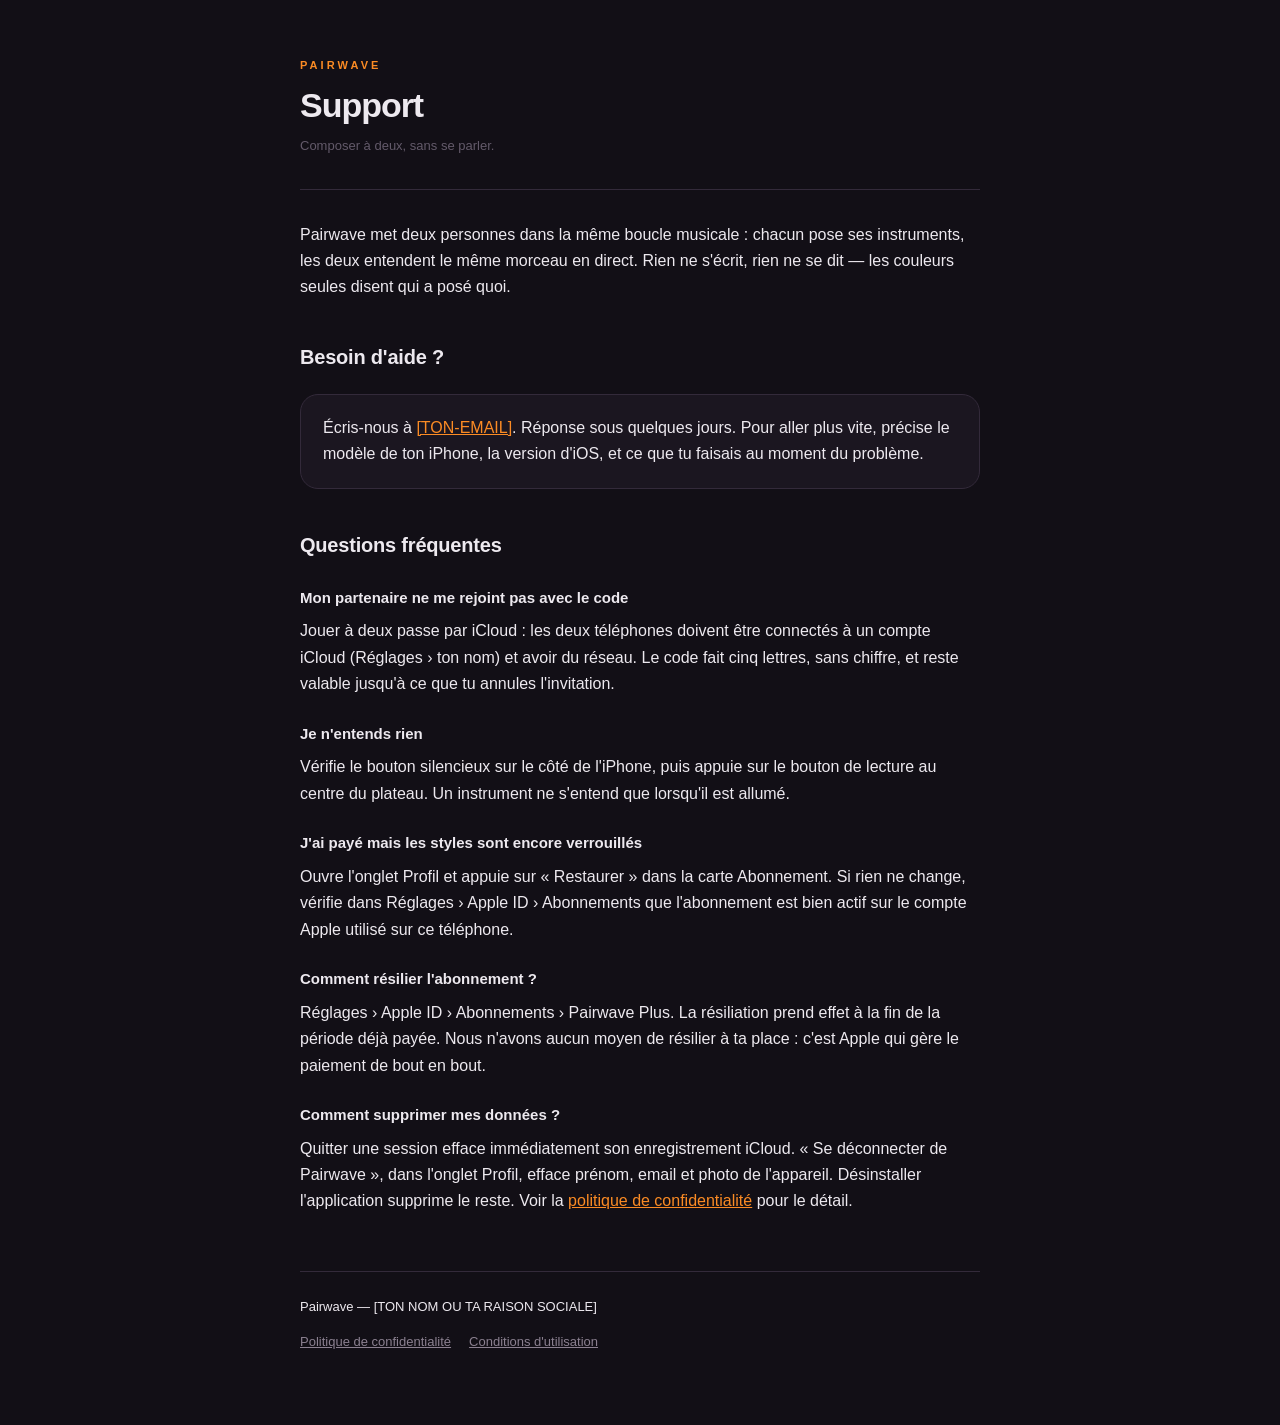
<file: index.html>
<!DOCTYPE html>
<html lang="fr">
  <head>
    <meta charset="utf-8" />
    <meta name="viewport" content="width=device-width, initial-scale=1" />
    <title>Pairwave — Support</title>
    <link rel="stylesheet" href="style.css" />
  </head>
  <body>
    <main>
      <header>
        <p class="brand">Pairwave</p>
        <h1>Support</h1>
        <p class="updated">Composer à deux, sans se parler.</p>
      </header>

      <p>
        Pairwave met deux personnes dans la même boucle musicale : chacun pose ses instruments, les
        deux entendent le même morceau en direct. Rien ne s'écrit, rien ne se dit — les couleurs
        seules disent qui a posé quoi.
      </p>

      <h2>Besoin d'aide ?</h2>

      <div class="card">
        <p>
          Écris-nous à <a href="mailto:[TON-EMAIL]">[TON-EMAIL]</a>. Réponse sous quelques jours.
          Pour aller plus vite, précise le modèle de ton iPhone, la version d'iOS, et ce que tu
          faisais au moment du problème.
        </p>
      </div>

      <h2>Questions fréquentes</h2>

      <h3>Mon partenaire ne me rejoint pas avec le code</h3>
      <p>
        Jouer à deux passe par iCloud : les deux téléphones doivent être connectés à un compte
        iCloud (Réglages › ton nom) et avoir du réseau. Le code fait cinq lettres, sans chiffre, et
        reste valable jusqu'à ce que tu annules l'invitation.
      </p>

      <h3>Je n'entends rien</h3>
      <p>
        Vérifie le bouton silencieux sur le côté de l'iPhone, puis appuie sur le bouton de lecture
        au centre du plateau. Un instrument ne s'entend que lorsqu'il est allumé.
      </p>

      <h3>J'ai payé mais les styles sont encore verrouillés</h3>
      <p>
        Ouvre l'onglet Profil et appuie sur « Restaurer » dans la carte Abonnement. Si rien ne
        change, vérifie dans Réglages › Apple ID › Abonnements que l'abonnement est bien actif sur
        le compte Apple utilisé sur ce téléphone.
      </p>

      <h3>Comment résilier l'abonnement ?</h3>
      <p>
        Réglages › Apple ID › Abonnements › Pairwave Plus. La résiliation prend effet à la fin de la
        période déjà payée. Nous n'avons aucun moyen de résilier à ta place : c'est Apple qui gère
        le paiement de bout en bout.
      </p>

      <h3>Comment supprimer mes données ?</h3>
      <p>
        Quitter une session efface immédiatement son enregistrement iCloud. « Se déconnecter de
        Pairwave », dans l'onglet Profil, efface prénom, email et photo de l'appareil. Désinstaller
        l'application supprime le reste. Voir la
        <a href="privacy.html">politique de confidentialité</a> pour le détail.
      </p>

      <footer>
        <p>Pairwave — [TON NOM OU TA RAISON SOCIALE]</p>
        <div class="nav">
          <a href="privacy.html">Politique de confidentialité</a>
          <a href="https://www.apple.com/legal/internet-services/itunes/dev/stdeula/" rel="noopener"
            >Conditions d'utilisation</a
          >
        </div>
      </footer>
    </main>
  </body>
</html>
</file>
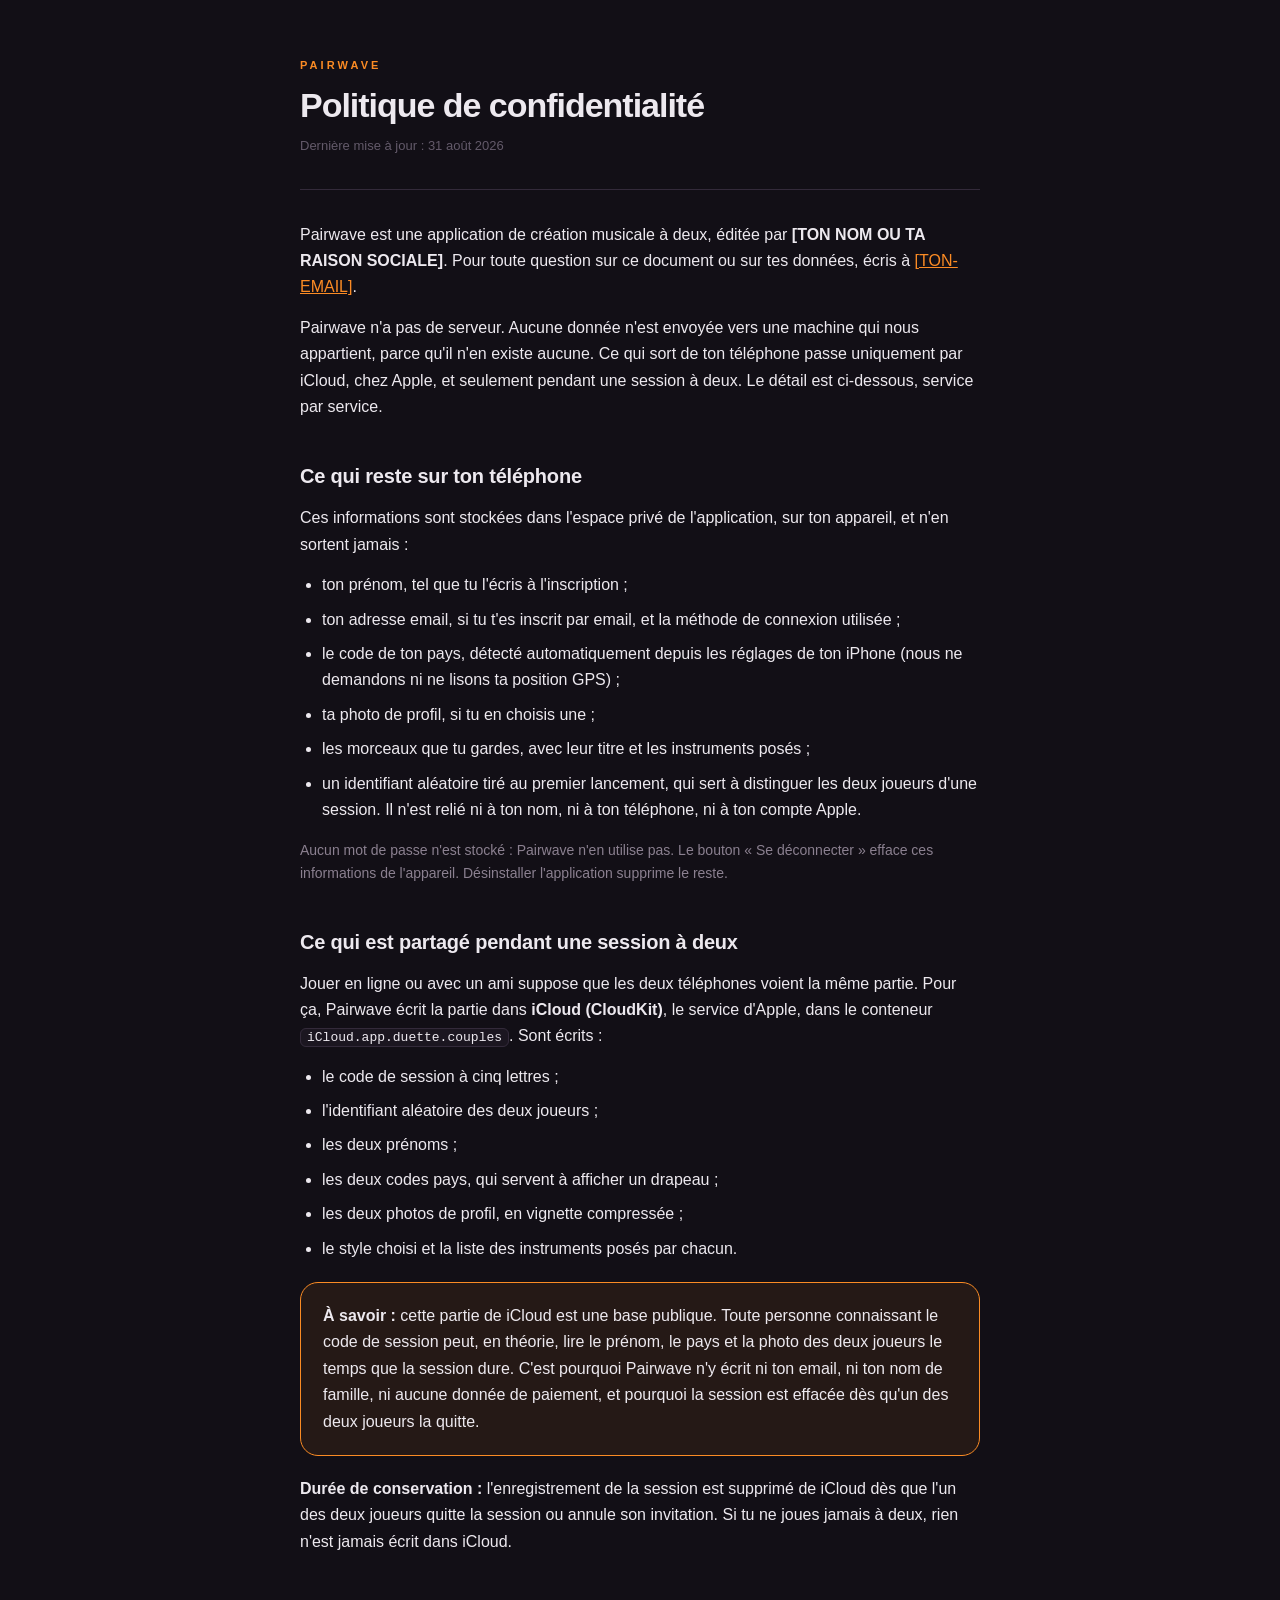
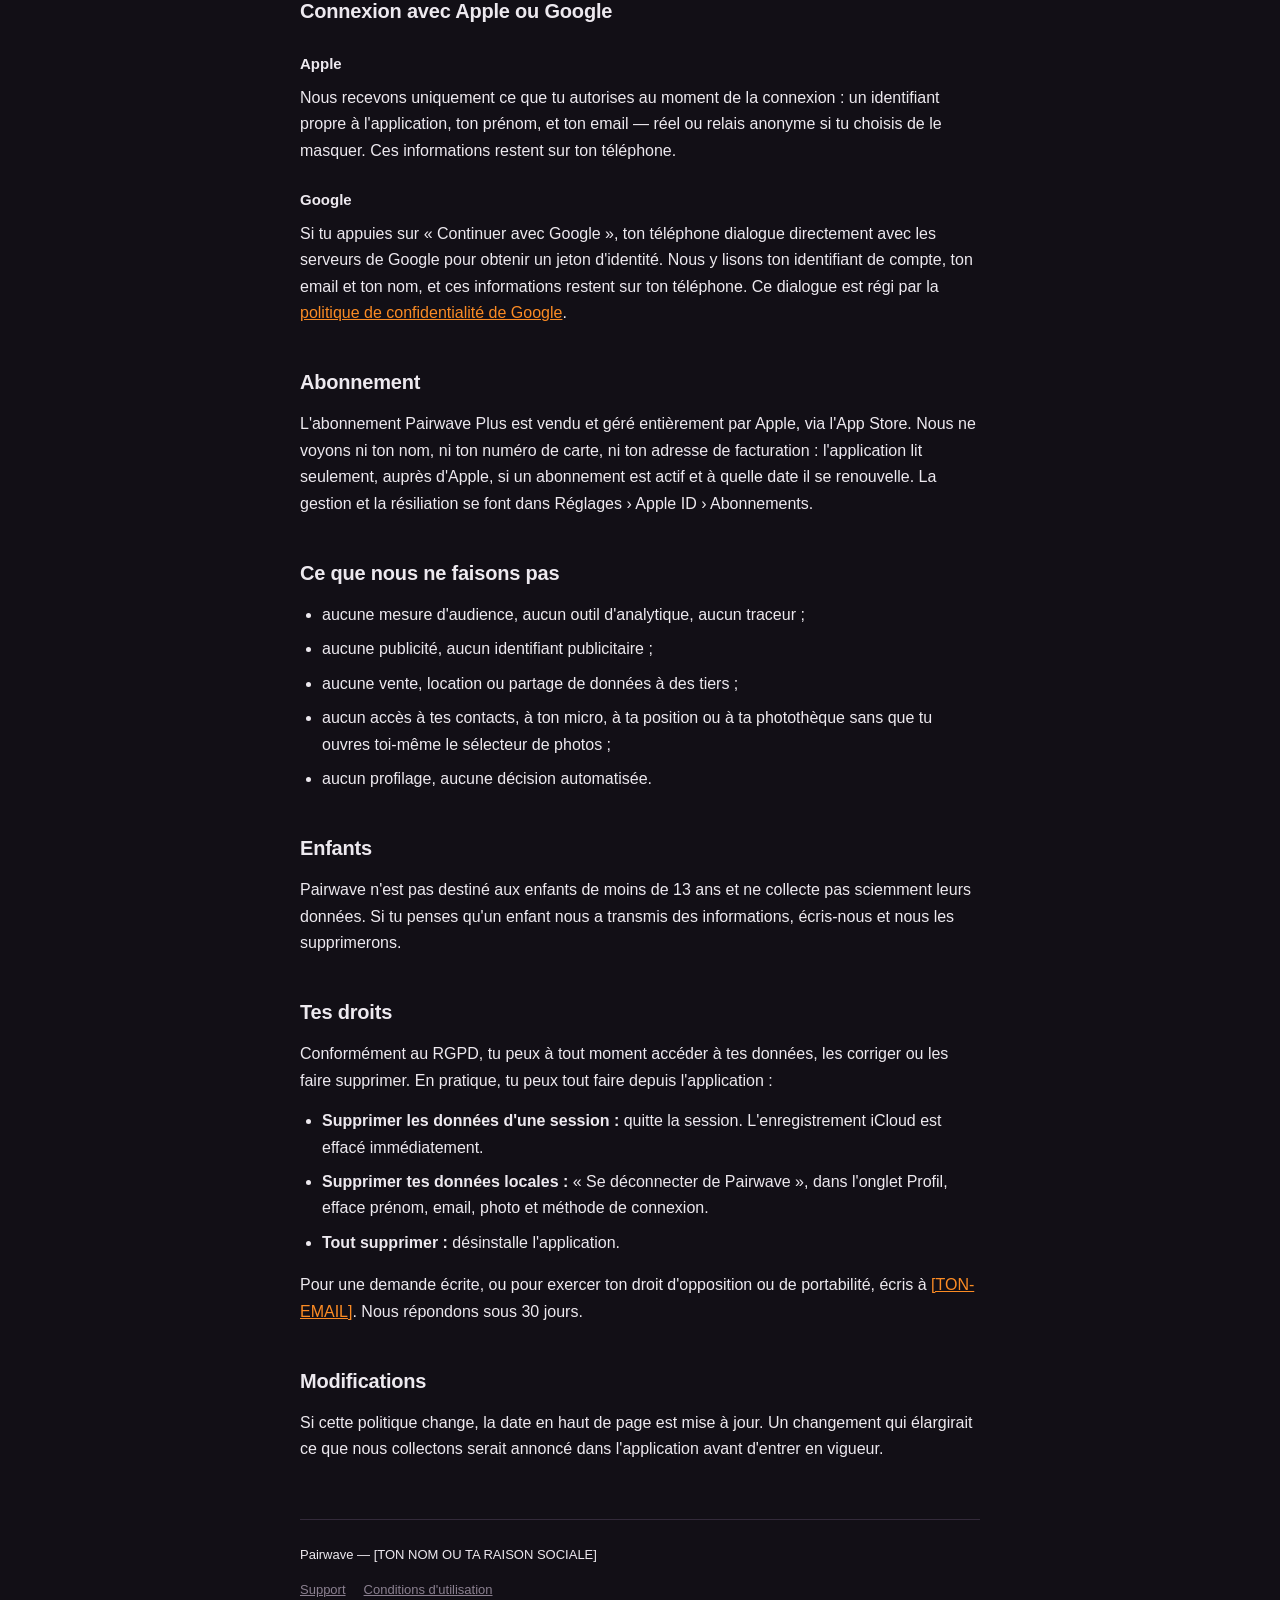
<file: privacy.html>
<!DOCTYPE html>
<html lang="fr">
  <head>
    <meta charset="utf-8" />
    <meta name="viewport" content="width=device-width, initial-scale=1" />
    <meta name="robots" content="index, follow" />
    <title>Politique de confidentialité — Pairwave</title>
    <link rel="stylesheet" href="style.css" />
  </head>
  <body>
    <main>
      <header>
        <p class="brand">Pairwave</p>
        <h1>Politique de confidentialité</h1>
        <p class="updated">Dernière mise à jour : 31 août 2026</p>
      </header>

      <p>
        Pairwave est une application de création musicale à deux, éditée par
        <strong>[TON NOM OU TA RAISON SOCIALE]</strong>. Pour toute question sur ce document ou sur
        tes données, écris à <a href="mailto:[TON-EMAIL]">[TON-EMAIL]</a>.
      </p>

      <p>
        Pairwave n'a pas de serveur. Aucune donnée n'est envoyée vers une machine qui nous
        appartient, parce qu'il n'en existe aucune. Ce qui sort de ton téléphone passe uniquement
        par iCloud, chez Apple, et seulement pendant une session à deux. Le détail est ci-dessous,
        service par service.
      </p>

      <h2>Ce qui reste sur ton téléphone</h2>

      <p>
        Ces informations sont stockées dans l'espace privé de l'application, sur ton appareil, et
        n'en sortent jamais :
      </p>

      <ul>
        <li>ton prénom, tel que tu l'écris à l'inscription ;</li>
        <li>ton adresse email, si tu t'es inscrit par email, et la méthode de connexion utilisée ;</li>
        <li>
          le code de ton pays, détecté automatiquement depuis les réglages de ton iPhone (nous ne
          demandons ni ne lisons ta position GPS) ;
        </li>
        <li>ta photo de profil, si tu en choisis une ;</li>
        <li>les morceaux que tu gardes, avec leur titre et les instruments posés ;</li>
        <li>
          un identifiant aléatoire tiré au premier lancement, qui sert à distinguer les deux joueurs
          d'une session. Il n'est relié ni à ton nom, ni à ton téléphone, ni à ton compte Apple.
        </li>
      </ul>

      <p class="soft">
        Aucun mot de passe n'est stocké : Pairwave n'en utilise pas. Le bouton « Se déconnecter »
        efface ces informations de l'appareil. Désinstaller l'application supprime le reste.
      </p>

      <h2>Ce qui est partagé pendant une session à deux</h2>

      <p>
        Jouer en ligne ou avec un ami suppose que les deux téléphones voient la même partie. Pour
        ça, Pairwave écrit la partie dans <strong>iCloud (CloudKit)</strong>, le service d'Apple,
        dans le conteneur <code>iCloud.app.duette.couples</code>. Sont écrits :
      </p>

      <ul>
        <li>le code de session à cinq lettres ;</li>
        <li>l'identifiant aléatoire des deux joueurs ;</li>
        <li>les deux prénoms ;</li>
        <li>les deux codes pays, qui servent à afficher un drapeau ;</li>
        <li>les deux photos de profil, en vignette compressée ;</li>
        <li>le style choisi et la liste des instruments posés par chacun.</li>
      </ul>

      <div class="card warn">
        <p>
          <strong>À savoir :</strong> cette partie de iCloud est une base publique. Toute personne
          connaissant le code de session peut, en théorie, lire le prénom, le pays et la photo des
          deux joueurs le temps que la session dure. C'est pourquoi Pairwave n'y écrit ni ton email,
          ni ton nom de famille, ni aucune donnée de paiement, et pourquoi la session est effacée
          dès qu'un des deux joueurs la quitte.
        </p>
      </div>

      <p>
        <strong>Durée de conservation :</strong> l'enregistrement de la session est supprimé de
        iCloud dès que l'un des deux joueurs quitte la session ou annule son invitation. Si tu ne
        joues jamais à deux, rien n'est jamais écrit dans iCloud.
      </p>

      <h2>Connexion avec Apple ou Google</h2>

      <h3>Apple</h3>
      <p>
        Nous recevons uniquement ce que tu autorises au moment de la connexion : un identifiant
        propre à l'application, ton prénom, et ton email — réel ou relais anonyme si tu choisis de
        le masquer. Ces informations restent sur ton téléphone.
      </p>

      <h3>Google</h3>
      <p>
        Si tu appuies sur « Continuer avec Google », ton téléphone dialogue directement avec les
        serveurs de Google pour obtenir un jeton d'identité. Nous y lisons ton identifiant de
        compte, ton email et ton nom, et ces informations restent sur ton téléphone. Ce dialogue est
        régi par la
        <a href="https://policies.google.com/privacy" rel="noopener">politique de confidentialité de Google</a>.
      </p>

      <h2>Abonnement</h2>

      <p>
        L'abonnement Pairwave Plus est vendu et géré entièrement par Apple, via l'App Store. Nous ne
        voyons ni ton nom, ni ton numéro de carte, ni ton adresse de facturation : l'application lit
        seulement, auprès d'Apple, si un abonnement est actif et à quelle date il se renouvelle.
        La gestion et la résiliation se font dans Réglages › Apple ID › Abonnements.
      </p>

      <h2>Ce que nous ne faisons pas</h2>

      <ul>
        <li>aucune mesure d'audience, aucun outil d'analytique, aucun traceur ;</li>
        <li>aucune publicité, aucun identifiant publicitaire ;</li>
        <li>aucune vente, location ou partage de données à des tiers ;</li>
        <li>aucun accès à tes contacts, à ton micro, à ta position ou à ta photothèque sans que tu ouvres toi-même le sélecteur de photos ;</li>
        <li>aucun profilage, aucune décision automatisée.</li>
      </ul>

      <h2>Enfants</h2>

      <p>
        Pairwave n'est pas destiné aux enfants de moins de 13 ans et ne collecte pas sciemment leurs
        données. Si tu penses qu'un enfant nous a transmis des informations, écris-nous et nous les
        supprimerons.
      </p>

      <h2>Tes droits</h2>

      <p>
        Conformément au RGPD, tu peux à tout moment accéder à tes données, les corriger ou les faire
        supprimer. En pratique, tu peux tout faire depuis l'application :
      </p>

      <ul>
        <li>
          <strong>Supprimer les données d'une session :</strong> quitte la session. L'enregistrement
          iCloud est effacé immédiatement.
        </li>
        <li>
          <strong>Supprimer tes données locales :</strong> « Se déconnecter de Pairwave », dans
          l'onglet Profil, efface prénom, email, photo et méthode de connexion.
        </li>
        <li>
          <strong>Tout supprimer :</strong> désinstalle l'application.
        </li>
      </ul>

      <p>
        Pour une demande écrite, ou pour exercer ton droit d'opposition ou de portabilité, écris à
        <a href="mailto:[TON-EMAIL]">[TON-EMAIL]</a>. Nous répondons sous 30 jours.
      </p>

      <h2>Modifications</h2>

      <p>
        Si cette politique change, la date en haut de page est mise à jour. Un changement qui
        élargirait ce que nous collectons serait annoncé dans l'application avant d'entrer en
        vigueur.
      </p>

      <footer>
        <p>Pairwave — [TON NOM OU TA RAISON SOCIALE]</p>
        <div class="nav">
          <a href="index.html">Support</a>
          <a href="https://www.apple.com/legal/internet-services/itunes/dev/stdeula/" rel="noopener"
            >Conditions d'utilisation</a
          >
        </div>
      </footer>
    </main>
  </body>
</html>
</file>
<file: style.css>
/* Aucune police ni feuille de style externe : une page qui parle de vie privée
   ne doit pas faire d'appel à un serveur tiers pour s'afficher. */
:root {
  --bg: #120f16;
  --surface: #1b1620;
  --line: #332a3a;
  --text: #ede9ef;
  --soft: #8b8090;
  --faint: #635a6a;
  --accent: #fb8b24;
  --plum: #5f0f40;
}

* {
  box-sizing: border-box;
}

body {
  margin: 0;
  padding: 0 20px 72px;
  background: var(--bg);
  color: var(--text);
  font: 16px/1.65 -apple-system, BlinkMacSystemFont, "Segoe UI", Roboto, Helvetica, Arial, sans-serif;
  -webkit-text-size-adjust: 100%;
}

main {
  max-width: 680px;
  margin: 0 auto;
}

header {
  padding: 56px 0 32px;
  border-bottom: 1px solid var(--line);
  margin-bottom: 32px;
}

.brand {
  font-size: 11px;
  font-weight: 600;
  letter-spacing: 0.28em;
  text-transform: uppercase;
  color: var(--accent);
  margin: 0 0 12px;
}

h1 {
  font-size: 34px;
  line-height: 1.15;
  letter-spacing: -0.03em;
  font-weight: 600;
  margin: 0 0 10px;
}

.updated {
  font-size: 13px;
  color: var(--faint);
  margin: 0;
}

h2 {
  font-size: 20px;
  font-weight: 600;
  letter-spacing: -0.01em;
  margin: 40px 0 12px;
}

h3 {
  font-size: 15px;
  font-weight: 600;
  margin: 24px 0 8px;
}

p,
li {
  color: var(--text);
}

p {
  margin: 0 0 14px;
}

ul {
  margin: 0 0 16px;
  padding-left: 22px;
}

li {
  margin-bottom: 8px;
}

a {
  color: var(--accent);
}

strong {
  font-weight: 600;
}

.card {
  background: var(--surface);
  border: 1px solid var(--line);
  border-radius: 18px;
  padding: 20px 22px;
  margin: 20px 0;
}

.card p:last-child,
.card ul:last-child {
  margin-bottom: 0;
}

.warn {
  border-color: var(--accent);
  background: rgba(251, 139, 36, 0.08);
}

.soft {
  color: var(--soft);
  font-size: 14px;
}

footer {
  margin-top: 56px;
  padding-top: 24px;
  border-top: 1px solid var(--line);
  font-size: 13px;
  color: var(--faint);
}

footer a {
  color: var(--soft);
}

.nav {
  display: flex;
  gap: 18px;
  flex-wrap: wrap;
  margin-top: 10px;
}

code {
  font-family: ui-monospace, SFMono-Regular, Menlo, monospace;
  font-size: 13px;
  background: var(--surface);
  border: 1px solid var(--line);
  border-radius: 6px;
  padding: 1px 6px;
}
</file>
